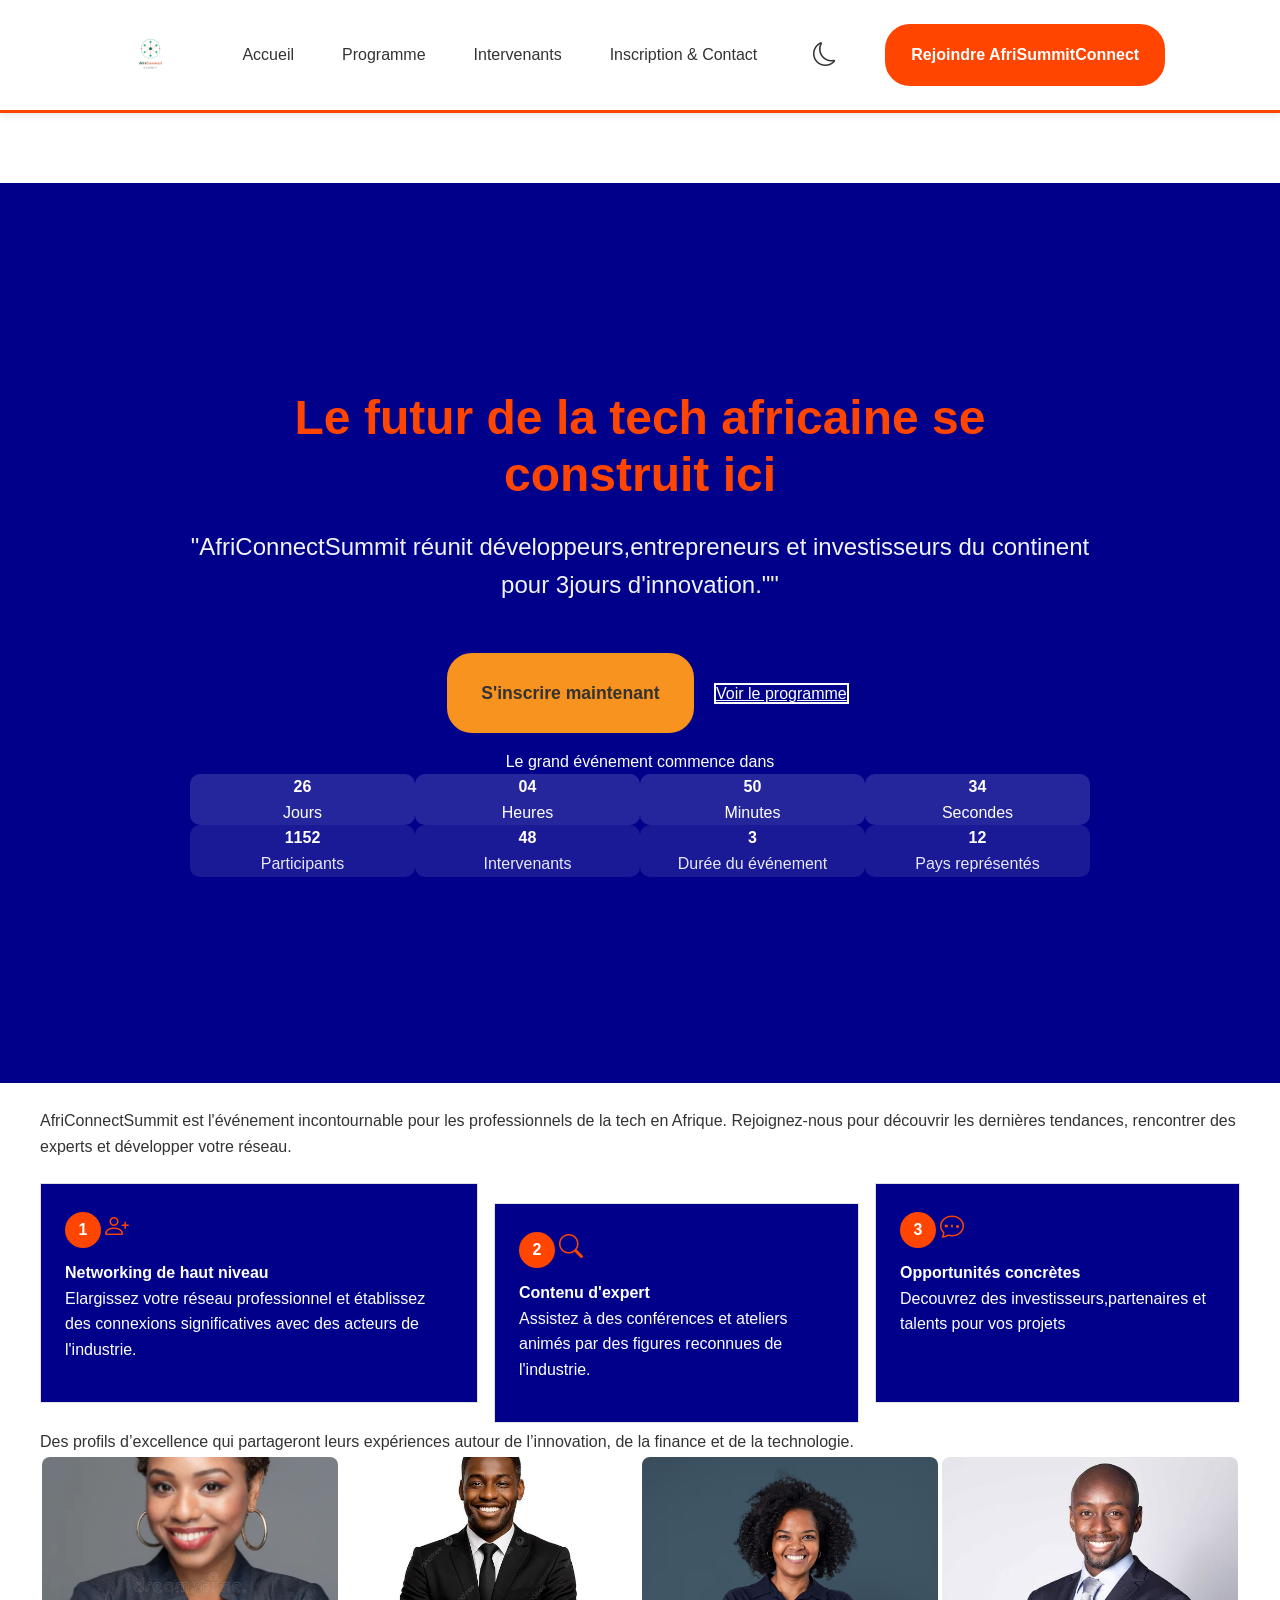
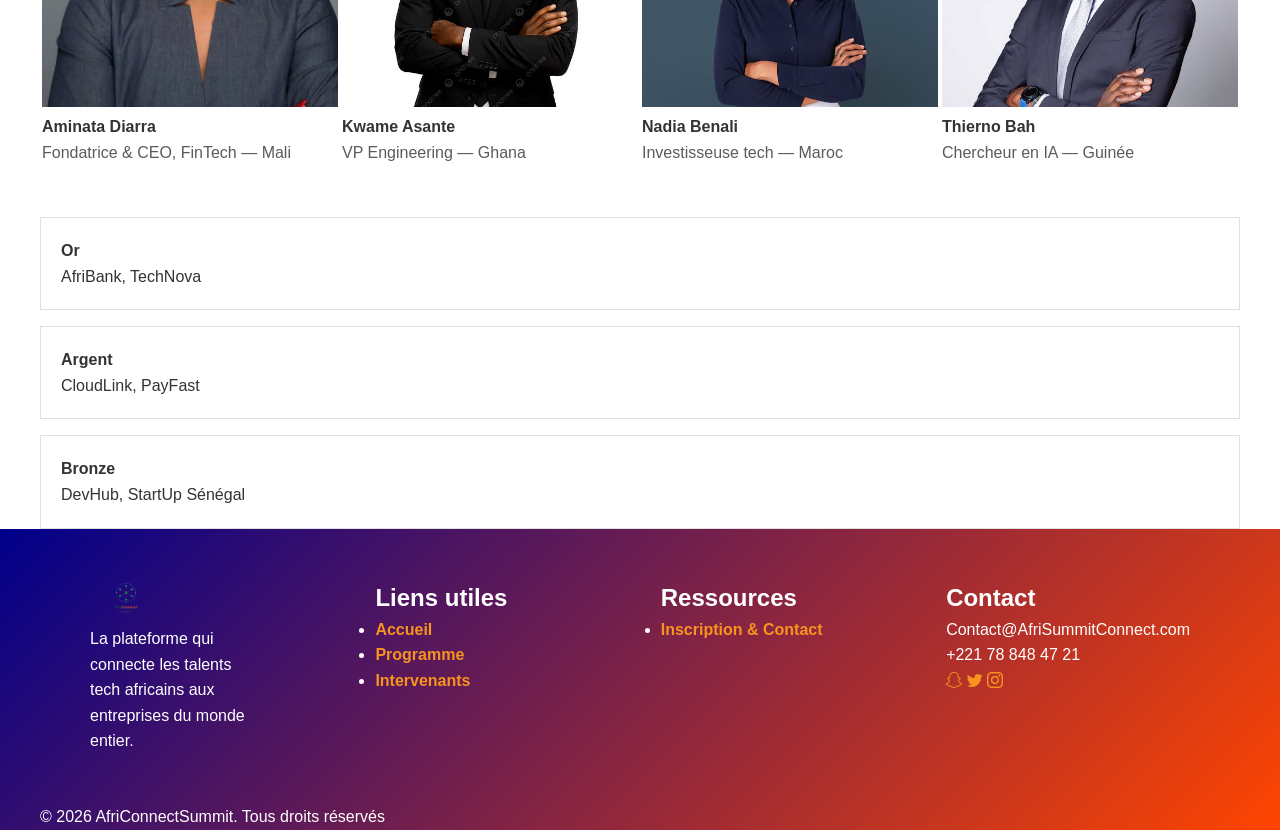
<file: index.html>
<!DOCTYPE html>
<html lang="fr">
<head>
    <meta charset="UTF-8">
    <meta name="viewport" content="width=device-width, initial-scale=1.0">
    <link rel="stylesheet" href="CSS/style.css">
    <link rel="stylesheet" href="https://cdn.jsdelivr.net/npm/bootstrap-icons@1.11.3/font/bootstrap-icons.css">
    <title>Accueil</title>
</head>
<body>
    <!--========== navbar ========= -->    
    <header>
        <nav class="navbar navbar-expand-lg fixed-top" id="navbar">
            <div class="container">
                <!-- Logo -->
                
                 <!-- Bouton mobile (Menu Hamburger)-->
                <button class="navbar-toggler" type="button" data-bs-toggle="collapse"
                    data-bs-target="#menuPrincipal"
                    aria-controls="menuPrincipal"
                    aria-expanded="false"
                    aria-label="Ouvrir le menu">
                    <span class="navbar-toggler-icon"></span>
                </button>

                <!--Liens de navigation-->
                <div class="collapse navbar-collapse" id="menuPrincipal">
                    <ul class="navbar-nav ms-auto">
                        <li class="nav-item"><a class="navbar-brand" href="index.html"><img src="Images/logo_africonnectsummit.png" alt="Logo AfriConnectSummit" height="40"></a></li>
                        <li class="nav-item"><a class="nav-link" href="index.html">Accueil</a></li>
                        <li class="nav-item"><a class="nav-link" href="programme.html">Programme</a></li>
                        <li class="nav-item"><a class="nav-link" href="intervenants.html">Intervenants</a></li>
                        <li class="nav-item"><a class="nav-link" href="contact.html">Inscription & Contact</a></li>
                    </ul>
                    <!--Bouton Dark Mode-->
                    <button id="darkModeToggle" class="btn btn-outline-secondary ms-3" 
                    type="button" aria-label="Activer le mode sombre"><i class="bi bi-moon" aria-hidden="true"></i>
                    </button>
                    <!-- CTA Navbar-->
                     <a href="programme.HTML" class="btn btn-primary ms-3"> Rejoindre AfriSummitConnect</a>
                </div>
            </div>
        </nav>
    </header>
                              <!-- ======== Contenu Principal ==========-->
    <main>
                          <!--Section1: Héro-->
        <section id="hero"> <div class="container">
            <h1>Le futur de la tech africaine se construit ici</h1>
            <h2>"AfriConnectSummit réunit développeurs,entrepreneurs et investisseurs du continent pour
                3jours d'innovation.""
            </h2>
                        <!--Deux boutons CTA-->
            <a href="contact.html" class="btn btn-primary"> S'inscrire maintenant
            </a>
            <a href="programme.html" class="btn-outline">Voir le programme</a>  
            
                    <!--Compte à rebours-->
            <div class="countdown-card" >
                <p class="countdown-title">Le grand événement commence dans</p>
                <div class="countdown-grid" id="countdown">
                    <div class="countdown-item">
                        <span class="countdown-value" data-unit="days">00</span>
                        <p>Jours</p>
                    </div>
                    <div class="countdown-item">
                        <span class="countdown-value" data-unit="hours">00</span>
                        <p>Heures</p>
                    </div>
                    <div class="countdown-item">
                        <span class="countdown-value" data-unit="minutes">00</span>
                        <p>Minutes</p>
                    </div>
                    <div class="countdown-item">
                        <span class="countdown-value" data-unit="seconds">00</span>
                        <p>Secondes</p>
                    </div>
                </div>
            </div>

                       <!--Compteurs animées-->
            <div id="stats">
                <div class="stat">
                    <span class="compteur" data-cible="+1200">0</span>
                    <p>Participants</p>
                </div>
                <div class="stat">
                    <span class="compteur" data-cible="48">0</span>
                    <p>Intervenants</p>
                </div>
                <div class="stat">
                    <span class="compteur" data-cible="3jours">0</span>
                    <p>Durée du événement</p>
                </div>
                <div class="stat">
                    <span class="compteur" data-cible="12">0</span>
                    <p>Pays représentés</p>
                </div>
            </div>
        </div>
    </section>

                           <!--Section: Pourquoi participer-->
    <section id="Pourquoiparticiper">
                            <div class="container">
                                <h2>Pourquoi participer à AfriConnectSummit ?</h2>
                                <p>AfriConnectSummit est l'événement incontournable pour les professionnels de la tech en Afrique. 
                                    Rejoignez-nous pour découvrir les dernières tendances, rencontrer des experts et développer votre réseau.</p>
                    <!--Bento Grid: grille asymétrique-->
                    <div class="bento-grid">
                        <article class="bento-carte">
                            <span class="etape-numéro">1</span>
                            <i class="bi bi-person-plus" aria-hidden="true"></i>
                            <h3>Networking de haut niveau</h3>
                            <p>Elargissez votre réseau professionnel et établissez des connexions significatives avec des acteurs de l'industrie.</p>
                        </article>

                        <article class="bento-carte">
                            <span class="etape-numéro">2</span>
                            <i class="bi bi-search" aria-hidden="true"></i>
                            <h3>Contenu d'expert</h3>
                            <p>Assistez à des conférences et ateliers animés par des figures reconnues de l'industrie.</p>
                        </article>

                        <article class="bento-carte">
                            <span class="etape-numéro">3</span>
                            <i class="bi bi-chat-dots" aria-hidden="true"></i>
                            <h3>Opportunités concrètes</h3>
                            <p>Decouvrez des investisseurs,partenaires et talents pour vos projets</p>
                        </article>
                    </div>
                </div>
            </section>


    <section class="container" id="intervenants-vedettes">
        <h2>Intervenants vedettes</h2>
        <p>Des profils d’excellence qui partageront leurs expériences autour de l’innovation, de la finance et de la technologie.</p>
        <div class="speaker-grid featured-speakers">
            <article class="speaker-card">
                <img src="Images/image1.jpg" alt="Aminata Diarra">
                <div class="speaker-body">
                    <h3>Aminata Diarra</h3>
                    <p>Fondatrice &amp; CEO, FinTech — Mali</p>
                </div>
            </article>
            <article class="speaker-card">
                <img src="Images/image2.jpg" alt="Kwame Asante">
                <div class="speaker-body">
                    <h3>Kwame Asante</h3>
                    <p>VP Engineering — Ghana</p>
                </div>
            </article>
            <article class="speaker-card">
                <img src="Images/image3.jpg" alt="Nadia Benali">
                <div class="speaker-body">
                    <h3>Nadia Benali</h3>
                    <p>Investisseuse tech — Maroc</p>
                </div>
            </article>
            <article class="speaker-card">
                <img src="Images/images4.jpg" alt="Thierno Bah">
                <div class="speaker-body">
                    <h3>Thierno Bah</h3>
                    <p>Chercheur en IA — Guinée</p>
                </div>
            </article>
        </div>
    </section>

    <section class="container" id="sponsors">
        <h2>Sponsors</h2>
        <div class="row">
            <div class="col-12 col-md-4">
                <h3>Or</h3>
                <p>AfriBank, TechNova</p>
            </div>
            <div class="col-12 col-md-4">
                <h3>Argent</h3>
                <p>CloudLink, PayFast</p>
            </div>
            <div class="col-12 col-md-4">
                <h3>Bronze</h3>
                <p>DevHub, StartUp Sénégal</p>
            </div>
        </div>
    </section>

    </main>
                  <!--=========Footer=========-->
            <footer class="footer">
                <div class="container">
                    <div class="row">

                        <!--Colonne1-->
                        <div class="col-12 col-md-3">
                            <img src="Images/logo_africonnectsummit.png" alt="Logo AfriConnectSummit" height="40">
                            <p>La plateforme qui connecte les talents tech africains aux entreprises du monde entier.</p>
                        </div>

                        <!--Colonne2-->
                        <div class="col-12 col-md-3">
                            <h2> Liens utiles</h2>
                            <ul>
                                <li><a href="index.html">Accueil</a></li>
                                <li><a href="programme.html"> Programme</a></li>
                                <li><a href="intervenants.html">Intervenants</a></li>
                            </ul>
                        </div>

                        <!--Colonne3-->
                        <div class="col-12 col-md-3">
                            <h2>Ressources</h2>
                            <ul>
                                <li><a href="contact.html">Inscription & Contact</a></li>
                            </ul>
                        </div>

                        <!--Colonne4-->
                        <div class="col-12 col-md-3">
                            <h2>Contact</h2>
                            <p>Contact@AfriSummitConnect.com</p>
                            <p>+221 78 848 47 21</p>

                            <!--Icones réseaux sociaux-->
                            <div class="social-links">
                                <a href="#" aria-label="SnapChat AfriConnectSummit"><i class="bi bi-snapchat" aria-hidden="true"></i></a>
                                <a href="#" aria-label="Twitter AfriConnectSummit"><i class="bi bi-twitter" aria-hidden="true"></i></a>
                                <a href="#" aria-label="Instagram AfriConnectSummit"><i class="bi bi-instagram" aria-hidden="true"></i></a>
                            </div>
                        </div>
                        

                    </div>

                             <!--Copyright dynamique-->
                <p class="copyright">&copy; <span id="annee"></span> AfriConnectSummit. Tous droits réservés</p>
                </div>
            </footer>
                <button id="retourHaut" class="btn btn-primary" type="button" aria-label="Retour en haut de la page">
                    <i class="bi bi-arrow-up" aria-hidden="true"></i>
                </button>

    <script src="JS/main.js"></script>
</body>
</html>
</file>
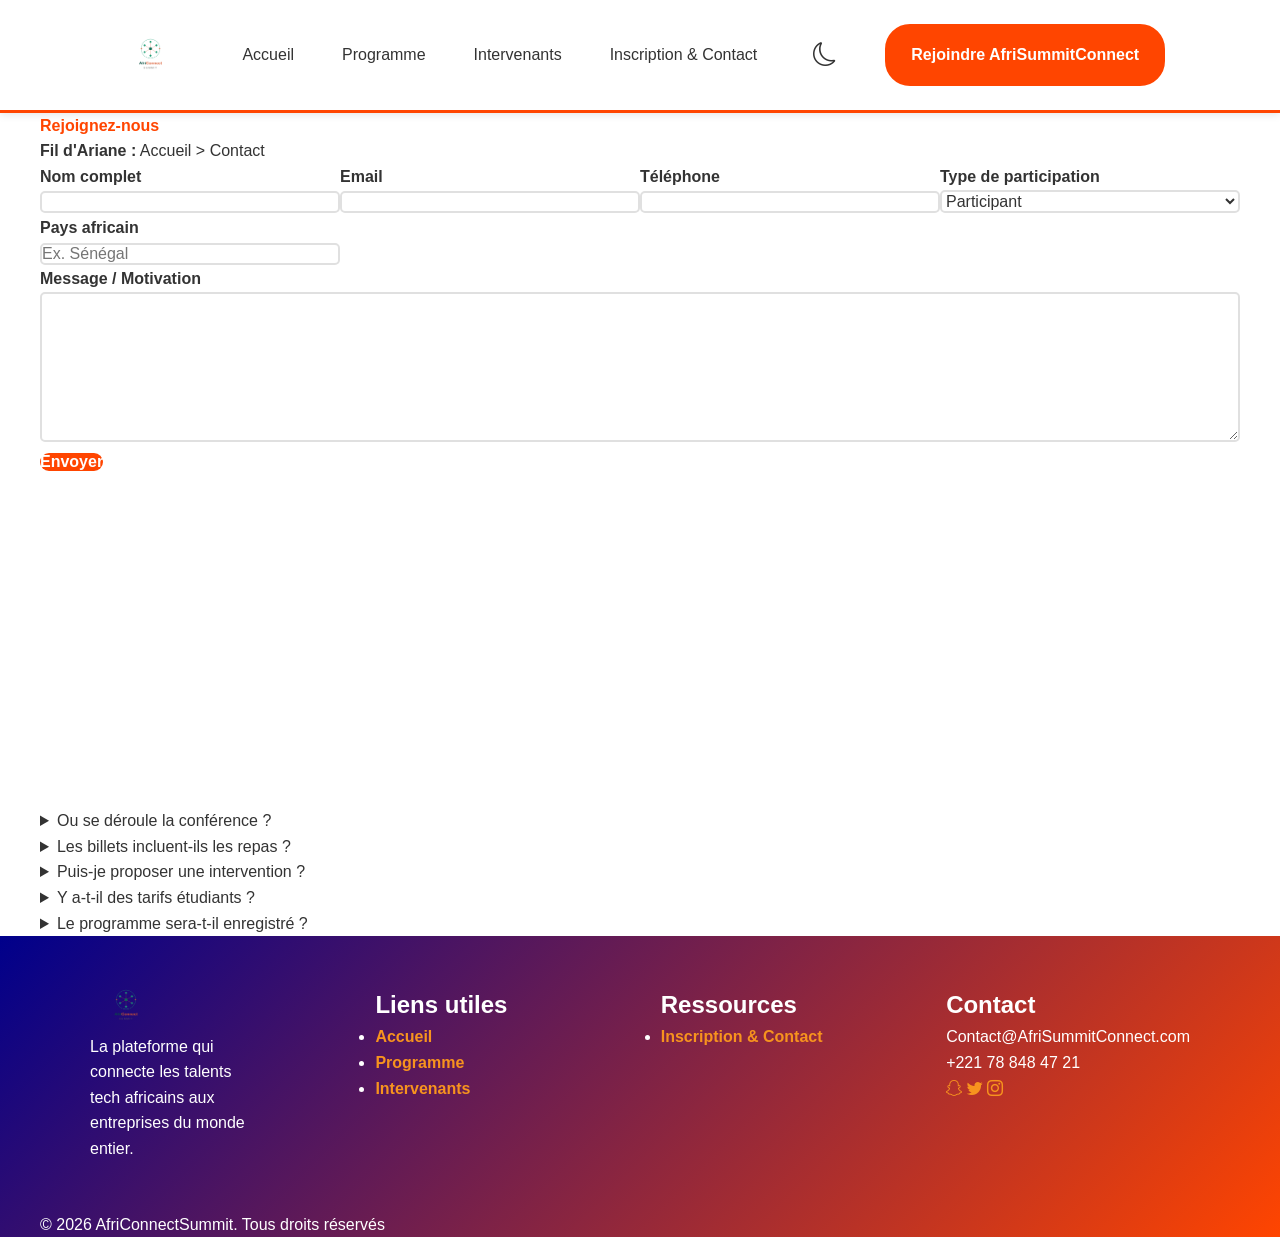
<file: contact.html>
<!DOCTYPE html>
<html lang="en">
<head>
    <meta charset="UTF-8">
    <meta name="viewport" content="width=device-width, initial-scale=1.0">
    <link rel="stylesheet" href="CSS/style.css">
    <link rel="stylesheet" href="https://cdn.jsdelivr.net/npm/bootstrap-icons@1.11.3/font/bootstrap-icons.css">
    <title>Inscription & Contact</title>
</head>
<body>
    <header>
       <nav class="navbar navbar-expand-lg fixed-top" id="navbar">
            <div class="container">
                <!-- Logo -->
                <!-- <a class="navbar-brand" href="index.html">
                    <img src="images/logo_africonnectsummit.png" alt="Logo AfriConnectSummit" height="40">
                </a> -->
                 <!-- Bouton mobile (Menu Hamburger)-->
                <button class="navbar-toggler" type="button" data-bs-toggle="collapse"
                    data-bs-target="#menuPrincipal"
                    aria-controls="menuPrincipal"
                    aria-expanded="false"
                    aria-label="Ouvrir le menu">
                    <span class="navbar-toggler-icon"></span>
                </button>

                <!--Liens de navigation-->
                <div class="collapse navbar-collapse" id="menuPrincipal">
                    <ul class="navbar-nav ms-auto">
                        <li class="nav-item"><a class="navbar-brand" href="index.html"><img src="Images/logo_africonnectsummit.png" alt="Logo AfriConnectSummit" height="40"></a></li>
                        <li class="nav-item"><a class="nav-link" href="index.html">Accueil</a></li>
                        <li class="nav-item"><a class="nav-link" href="programme.html">Programme</a></li>
                        <li class="nav-item"><a class="nav-link" href="intervenants.html">Intervenants</a></li>
                        <li class="nav-item"><a class="nav-link" href="contact.html">Inscription & Contact</a></li>
                    </ul>
                    <!--Bouton Dark Mode-->
                    <button id="darkModeToggle" class="btn btn-outline-secondary ms-3" 
                    type="button" aria-label="Activer le mode sombre"><i class="bi bi-moon" aria-hidden="true"></i>
                    </button>
                    <!-- CTA Navbar-->
                     <a href="programme.HTML" class="btn btn-primary ms-3"> Rejoindre AfriSummitConnect</a>
                </div>
            </div>
        </nav>
    </header>

    <main>
        <section class="container" id="contact">
            <h1>Rejoignez-nous</h1>
            <p><strong>Fil d'Ariane :</strong> Accueil &gt; Contact</p>

            <form>
                <div class="row">
                    <div class="col-12 col-md-6">
                        <label for="nom">Nom complet</label>
                        <input type="text" id="nom" name="nom" required>
                    </div>
                    <div class="col-12 col-md-6">
                        <label for="email">Email</label>
                        <input type="email" id="email" name="email" required>
                    </div>
                    <div class="col-12 col-md-6">
                        <label for="telephone">Téléphone</label>
                        <input type="tel" id="telephone" name="telephone">
                    </div>
                    <div class="col-12 col-md-6">
                        <label for="type">Type de participation</label>
                        <select id="type" name="type">
                            <option>Participant</option>
                            <option>Intervenant</option>
                            <option>Sponsor</option>
                            <option>Presse</option>
                        </select>
                    </div>
                    <div class="col-12 col-md-6">
                        <label for="pays">Pays africain</label>
                        <input type="text" id="pays" name="pays" placeholder="Ex. Sénégal">
                    </div>
                    <div class="col-12">
                        <label for="message">Message / Motivation</label>
                        <textarea id="message" name="message" rows="5"></textarea>
                    </div>
                </div>
                <button type="submit" class="btn btn-primary">Envoyer</button>
            </form>



             <!-- Carte Google Maps intégrée (iframe) -->
                        <iframe
                            title="Localisation d'AfriTalent à Dakar"
                            src="https://www.google.com/maps?q=Dakar,Senegal&output=embed"
                            width="500" height="300" style="border:0;"
                            allowfullscreen="" loading="lazy">
                        </iframe>

            <h2>FAQ</h2>
            <details>
                <summary>Ou se déroule la conférence ?</summary>
                <p>A Dakar, Sénégal, dans un lieu qui sera confirmé prochainement.</p>
            </details>
            <details>
                <summary>Les billets incluent-ils les repas ?</summary>
                <p>Oui, le pass standard inclut les pauses café et le déjeuner.</p>
            </details>
            <details>
                <summary>Puis-je proposer une intervention ?</summary>
                <p>Oui, via le formulaire en sélectionnant « Intervenant ».</p>
            </details>
            <details>
                <summary>Y a-t-il des tarifs étudiants ?</summary>
                <p>Oui, sur présentation d'une carte étudiante valide.</p>
            </details>
            <details>
                <summary>Le programme sera-t-il enregistré ?</summary>
                <p>Les sessions principales seront disponibles en replay après l'événement.</p>
            </details>
            
        </section>
    </main>

                
                  <!--=========Footer=========-->
             <footer class="footer">
                <div class="container">
                    <div class="row">

                        <!--Colonne1-->
                        <div class="col-12 col-md-3">
                            <img src="Images/logo_africonnectsummit.png" alt="Logo AfriConnectSummit" height="40">
                            <p>La plateforme qui connecte les talents tech africains aux entreprises du monde entier.</p>
                        </div>

                        <!--Colonne2-->
                        <div class="col-12 col-md-3">
                            <h2> Liens utiles</h2>
                            <ul>
                                <li><a href="index.html">Accueil</a></li>
                                <li><a href="programme.html"> Programme</a></li>
                                <li><a href="intervenants.html">Intervenants</a></li>
                            </ul>
                        </div>

                        <!--Colonne3-->
                        <div class="col-12 col-md-3">
                            <h2>Ressources</h2>
                            <ul>
                                <li><a href="contact.html">Inscription & Contact</a></li>
                            </ul>
                        </div>

                        <!--Colonne4-->
                        <div class="col-12 col-md-3">
                            <h2>Contact</h2>
                            <p>Contact@AfriSummitConnect.com</p>
                            <p>+221 78 848 47 21</p>

                            <!--Icones réseaux sociaux-->
                            <div class="social-links">
                                <a href="#" aria-label="SnapChat AfriConnectSummit"><i class="bi bi-snapchat" aria-hidden="true"></i></a>
                                <a href="#" aria-label="Twitter AfriConnectSummit"><i class="bi bi-twitter" aria-hidden="true"></i></a>
                                <a href="#" aria-label="Instagram AfriConnectSummit"><i class="bi bi-instagram" aria-hidden="true"></i></a>
                            </div>
                        </div>
                        

                    </div>

                             <!--Copyright dynamique-->
                <p class="copyright">&copy; <span id="annee"></span> AfriConnectSummit. Tous droits réservés</p>
                </div>
            </footer>
                <button id="retourHaut" class="btn btn-primary" type="button" aria-label="Retour en haut de la page">
                    <i class="bi bi-arrow-up" aria-hidden="true"></i>
                </button>

    <script src="JS/main.js"></script>
</body>
</html>
</file>
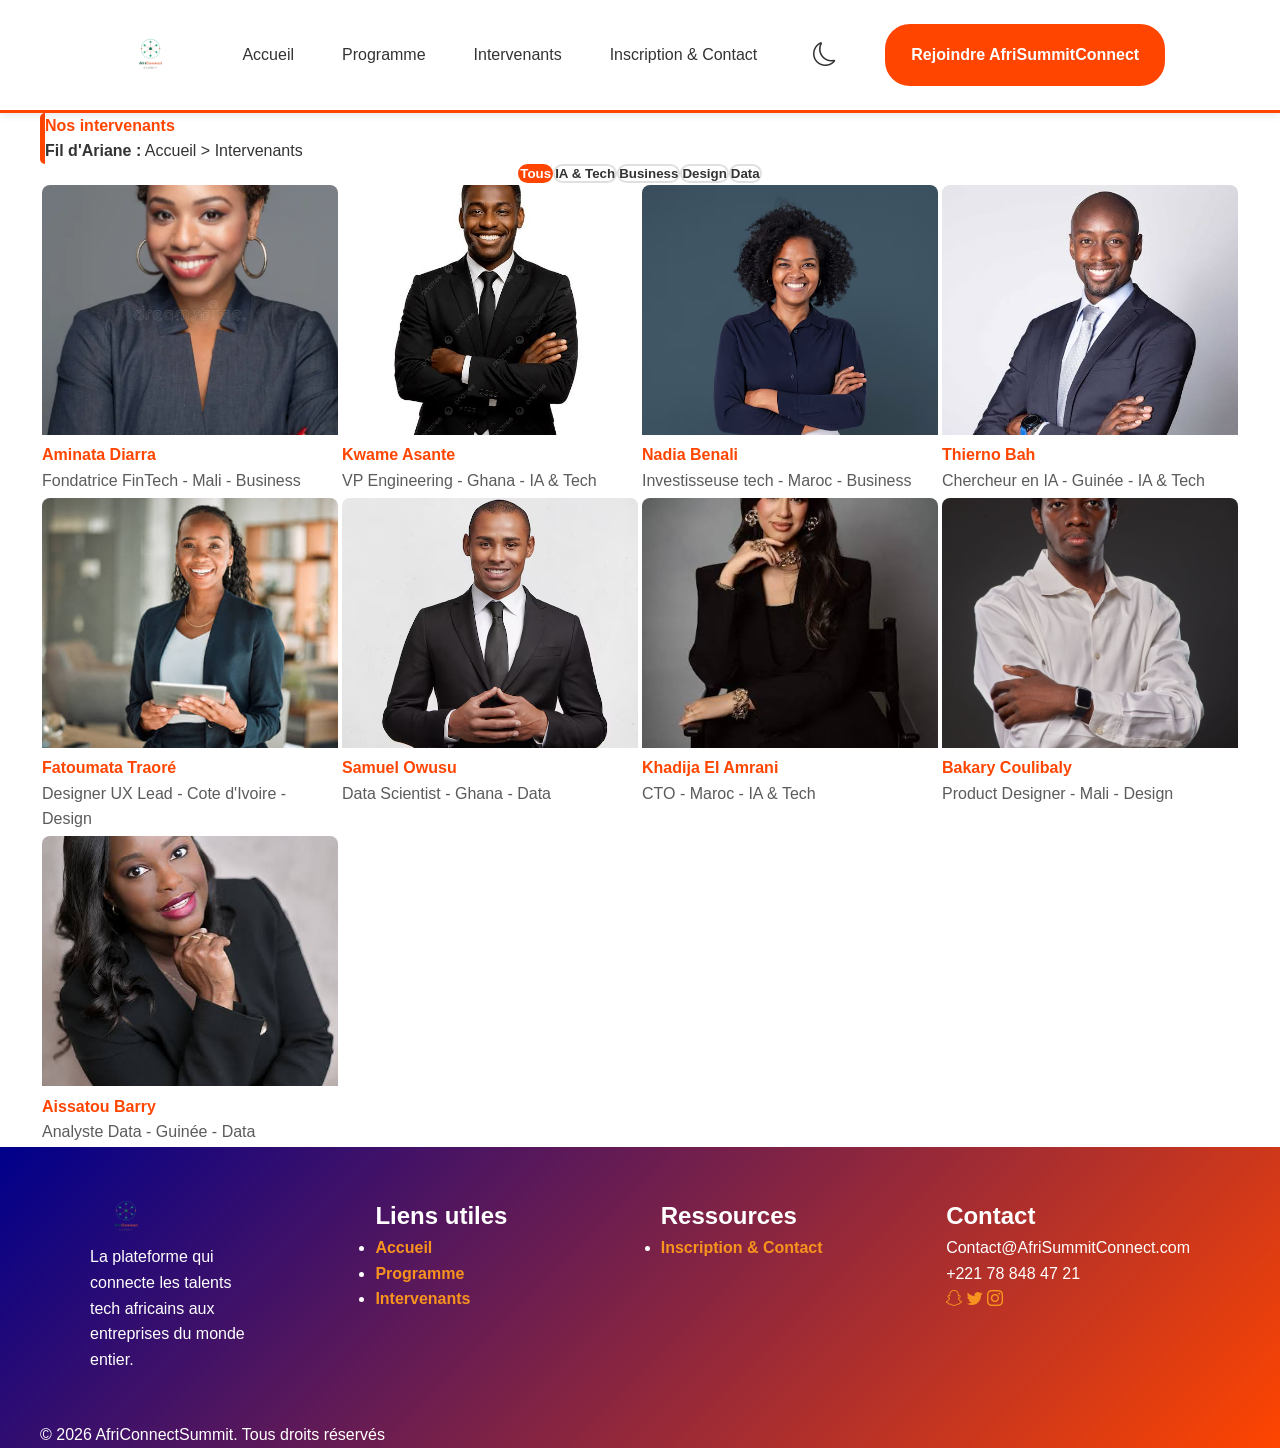
<file: intervenants.html>
<!DOCTYPE html>
<html lang="fr">
<head>
    <meta charset="UTF-8">
    <meta name="viewport" content="width=device-width, initial-scale=1.0">
    <link rel="stylesheet" href="CSS/style.css">
    <link rel="stylesheet" href="https://cdn.jsdelivr.net/npm/bootstrap-icons@1.11.3/font/bootstrap-icons.css">
    <title>Intervenants</title>
</head>
<body>

    <header>
        <nav class="navbar navbar-expand-lg fixed-top" id="navbar">
            <div class="container">
                <!-- Logo -->
                <!-- <a class="navbar-brand" href="index.html">
                    <img src="images/logo_africonnectsummit.png" alt="Logo AfriConnectSummit" height="40">
                </a> -->
                 <!-- Bouton mobile (Menu Hamburger)-->
                <button class="navbar-toggler" type="button" data-bs-toggle="collapse"
                    data-bs-target="#menuPrincipal"
                    aria-controls="menuPrincipal"
                    aria-expanded="false"
                    aria-label="Ouvrir le menu">
                    <span class="navbar-toggler-icon"></span>
                </button>

                <!--Liens de navigation-->
                <div class="collapse navbar-collapse" id="menuPrincipal">
                    <ul class="navbar-nav ms-auto">
                        <li class="nav-item"><a class="navbar-brand" href="index.html"><img src="Images/logo_africonnectsummit.png" alt="Logo AfriConnectSummit" height="40"></a></li>
                        <li class="nav-item"><a class="nav-link" href="index.html">Accueil</a></li>
                        <li class="nav-item"><a class="nav-link" href="programme.html">Programme</a></li>
                        <li class="nav-item"><a class="nav-link" href="intervenants.html">Intervenants</a></li>
                        <li class="nav-item"><a class="nav-link" href="contact.html">Inscription & Contact</a></li>
                    </ul>
                    <!--Bouton Dark Mode-->
                    <button id="darkModeToggle" class="btn btn-outline-secondary ms-3" 
                    type="button" aria-label="Activer le mode sombre"><i class="bi bi-moon" aria-hidden="true"></i>
                    </button>
                    <!-- CTA Navbar-->
                     <a href="programme.HTML" class="btn btn-primary ms-3"> Rejoindre AfriSummitConnect</a>
                </div>
            </div>
        </nav>
    </header>

    <main>
        <section class="container" id="intervenants">
            <div class="page-hero">
                <h1>Nos intervenants</h1>
                <p><strong>Fil d'Ariane :</strong> Accueil &gt; Intervenants</p>
            </div>

            <div class="page-shell">
                <div class="filter-list"  aria-label="Filtrer les intervenants">
                    <button class="filter-pill active" type="button" data-filter="all">Tous</button>
                    <button class="filter-pill" type="button" data-filter="ia-tech">IA &amp; Tech</button>
                    <button class="filter-pill" type="button" data-filter="business">Business</button>
                    <button class="filter-pill" type="button" data-filter="design">Design</button>
                    <button class="filter-pill" type="button" data-filter="data">Data</button>
                </div>

                <div class="speaker-grid">
                    <article class="speaker-card" data-category="business">
                        <img src="Images/image1.jpg" alt="Aminata Diarra">
                        <div class="speaker-body">
                            <h2>Aminata Diarra</h2>
                            <p>Fondatrice FinTech - Mali - Business</p>
                        </div>
                    </article>
                    <article class="speaker-card" data-category="ia-tech">
                        <img src="Images/image2.jpg" alt="Kwame Asante">
                        <div class="speaker-body">
                            <h2>Kwame Asante</h2>
                            <p>VP Engineering - Ghana - IA &amp; Tech</p>
                        </div>
                    </article>
                    <article class="speaker-card" data-category="business">
                        <img src="Images/image3.jpg" alt="Nadia Benali">
                        <div class="speaker-body">
                            <h2>Nadia Benali</h2>
                            <p>Investisseuse tech - Maroc - Business</p>
                        </div>
                    </article>
                    <article class="speaker-card" data-category="ia-tech">
                        <img src="Images/images4.jpg" alt="Thierno Bah">
                        <div class="speaker-body">
                            <h2>Thierno Bah</h2>
                            <p>Chercheur en IA - Guinée - IA &amp; Tech</p>
                        </div>
                    </article>
                    <article class="speaker-card" data-category="design">
                        <img src="Images/images5.jpg" alt="Fatoumata Traoré">
                        <div class="speaker-body">
                            <h2>Fatoumata Traoré</h2>
                            <p>Designer UX Lead - Cote d'Ivoire - Design</p>
                        </div>
                    </article>
                    <article class="speaker-card" data-category="data">
                        <img src="Images/images6.jpg" alt="Samuel Owusu">
                        <div class="speaker-body">
                            <h2>Samuel Owusu</h2>
                            <p>Data Scientist - Ghana - Data</p>
                        </div>
                    </article>
                    <article class="speaker-card" data-category="ia-tech">
                        <img src="Images/images7.jpg" alt="Khadija El Amrani">
                        <div class="speaker-body">
                            <h2>Khadija El Amrani</h2>
                            <p>CTO - Maroc - IA &amp; Tech</p>
                        </div>
                    </article>
                    <article class="speaker-card" data-category="design">
                        <img src="Images/images8.jpg" alt="Bakary Coulibaly">
                        <div class="speaker-body">
                            <h2>Bakary Coulibaly</h2>
                            <p>Product Designer - Mali - Design</p>
                        </div>
                    </article>
                    <article class="speaker-card" data-category="data">
                        <img src="Images/images9.jpg" alt="Aissatou Barry">
                        <div class="speaker-body">
                            <h2>Aissatou Barry</h2>
                            <p>Analyste Data - Guinée - Data</p>
                        </div>
                    </article>
                </div>
            </div>
        </section>
    </main>
                  <!--=========Footer=========-->
             <footer class="footer">
                <div class="container">
                    <div class="row">

                        <!--Colonne1-->
                        <div class="col-12 col-md-3">
                            <img src="Images/logo_africonnectsummit.png" alt="Logo AfriConnectSummit" height="40">
                            <p>La plateforme qui connecte les talents tech africains aux entreprises du monde entier.</p>
                        </div>

                        <!--Colonne2-->
                        <div class="col-12 col-md-3">
                            <h2> Liens utiles</h2>
                            <ul>
                                <li><a href="index.html">Accueil</a></li>
                                <li><a href="programme.html"> Programme</a></li>
                                <li><a href="intervenants.html">Intervenants</a></li>
                            </ul>
                        </div>

                        <!--Colonne3-->
                        <div class="col-12 col-md-3">
                            <h2>Ressources</h2>
                            <ul>
                                <li><a href="contact.html">Inscription & Contact</a></li>
                            </ul>
                        </div>

                        <!--Colonne4-->
                        <div class="col-12 col-md-3">
                            <h2>Contact</h2>
                            <p>Contact@AfriSummitConnect.com</p>
                            <p>+221 78 848 47 21</p>

                            <!--Icones réseaux sociaux-->
                            <div class="social-links">
                                <a href="#" aria-label="SnapChat AfriConnectSummit"><i class="bi bi-snapchat" aria-hidden="true"></i></a>
                                <a href="#" aria-label="Twitter AfriConnectSummit"><i class="bi bi-twitter" aria-hidden="true"></i></a>
                                <a href="#" aria-label="Instagram AfriConnectSummit"><i class="bi bi-instagram" aria-hidden="true"></i></a>
                            </div>
                        </div>
                        

                    </div>

                             <!--Copyright dynamique-->
                <p class="copyright">&copy; <span id="annee"></span> AfriConnectSummit. Tous droits réservés</p>
                </div>
            </footer>
                <button id="retourHaut" class="btn btn-primary" type="button" aria-label="Retour en haut de la page">
                    <i class="bi bi-arrow-up" aria-hidden="true"></i>
                </button>

    <script src="JS/main.js"></script>
</body>
</html>
</file>
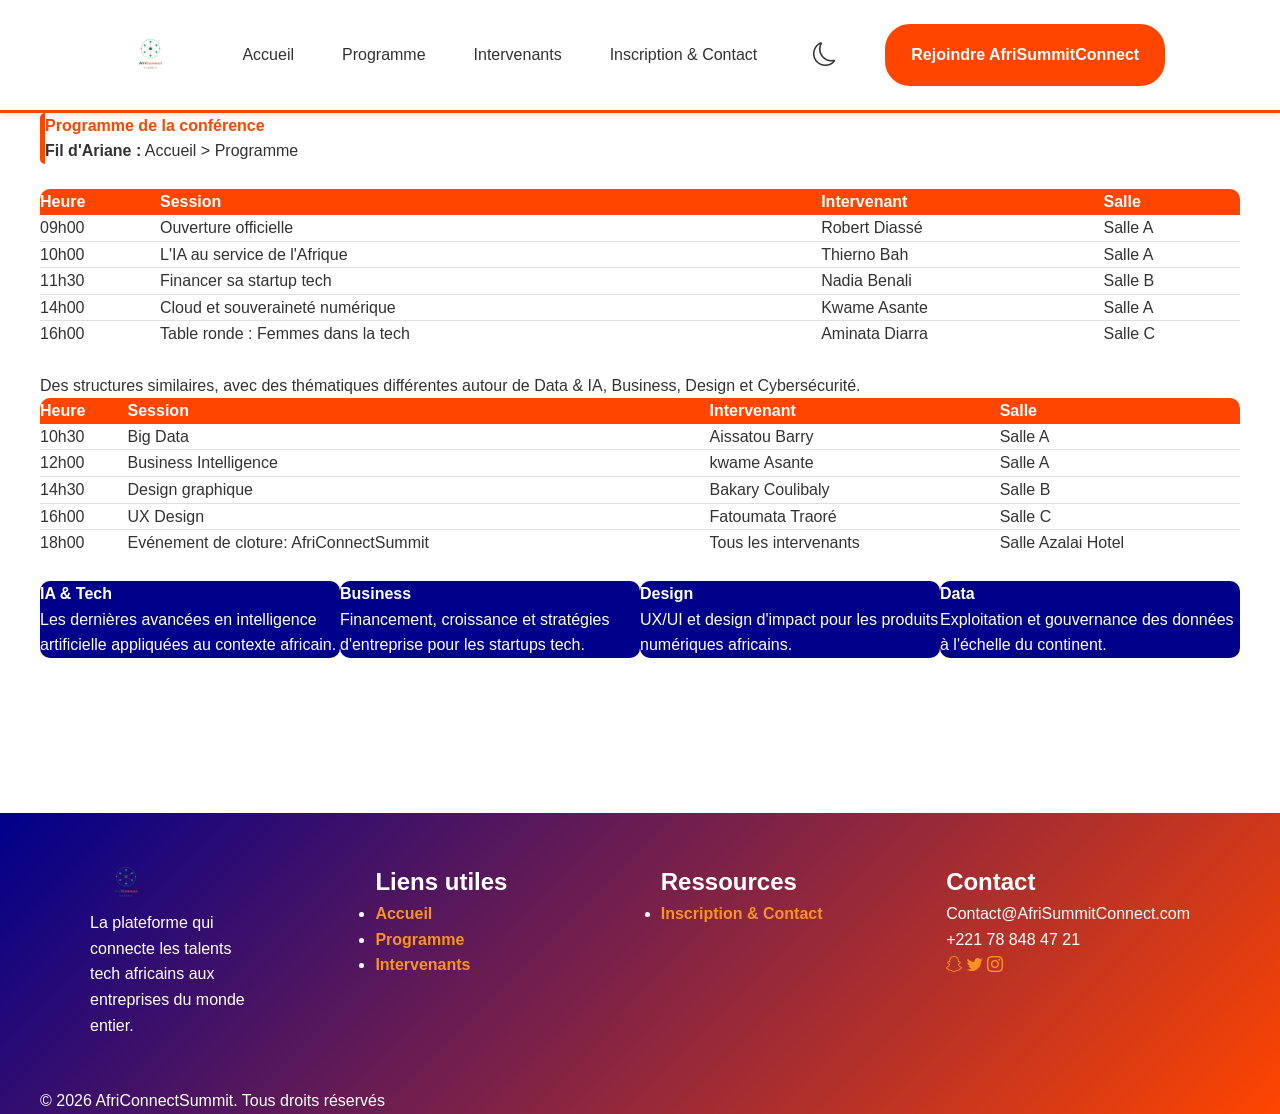
<file: programme.html>
<!DOCTYPE html>
<html lang="fr">
<head>
    <meta charset="UTF-8">
    <meta name="viewport" content="width=device-width, initial-scale=1.0">
    <link rel="stylesheet" href="CSS/style.css">
    <link rel="stylesheet" href="https://cdn.jsdelivr.net/npm/bootstrap-icons@1.11.3/font/bootstrap-icons.css">
    <title>Programme</title>
</head>
<body>
    <header>
        <nav class="navbar navbar-expand-lg fixed-top" id="navbar">
            <div class="container">
                <!-- Logo -->
                <!-- <a class="navbar-brand" href="index.html">
                    <img src="images/logo_africonnectsummit.png" alt="Logo AfriConnectSummit" height="40">
                </a> -->
                 <!-- Bouton mobile (Menu Hamburger)-->
                <button class="navbar-toggler" type="button" data-bs-toggle="collapse"
                    data-bs-target="#menuPrincipal"
                    aria-controls="menuPrincipal"
                    aria-expanded="false"
                    aria-label="Ouvrir le menu">
                    <span class="navbar-toggler-icon"></span>
                </button>

                <!--Liens de navigation-->
                <div class="collapse navbar-collapse" id="menuPrincipal">
                    <ul class="navbar-nav ms-auto">
                        <li class="nav-item"><a class="navbar-brand" href="index.html"><img src="Images/logo_africonnectsummit.png" alt="Logo AfriConnectSummit" height="40"></a></li>
                        <li class="nav-item"><a class="nav-link" href="index.html">Accueil</a></li>
                        <li class="nav-item"><a class="nav-link" href="programme.html">Programme</a></li>
                        <li class="nav-item"><a class="nav-link" href="intervenants.html">Intervenants</a></li>
                        <li class="nav-item"><a class="nav-link" href="contact.html">Inscription & Contact</a></li>
                    </ul>
                    <!--Bouton Dark Mode-->
                    <button id="darkModeToggle" class="btn btn-outline-secondary ms-3" 
                    type="button" aria-label="Activer le mode sombre"><i class="bi bi-moon" aria-hidden="true"></i>
                    </button>
                    <!-- CTA Navbar-->
                     <a href="programme.HTML" class="btn btn-primary ms-3"> Rejoindre AfriSummitConnect</a>
                </div>
            </div>
        </nav>
    </header>

    <main>
        <section class="container" id="programme-conference">
            <div class="page-hero">
                <h1>Programme de la conférence</h1>
                <p><strong>Fil d'Ariane :</strong> Accueil &gt; Programme</p>
            </div>
                <h2>Jour 1 — Exemple de sessions</h2>
                <div class="table-card">
                    <table>
                        <thead>
                            <tr>
                                <th>Heure</th>
                                <th>Session</th>
                                <th>Intervenant</th>
                                <th>Salle</th>
                            </tr>
                        </thead>
                        <tbody>
                            <tr><td>09h00</td><td>Ouverture officielle</td><td>Robert Diassé</td><td>Salle A</td></tr>
                            <tr><td>10h00</td><td>L'IA au service de l'Afrique</td><td>Thierno Bah</td><td>Salle A</td></tr>
                            <tr><td>11h30</td><td>Financer sa startup tech</td><td>Nadia Benali</td><td>Salle B</td></tr>
                            <tr><td>14h00</td><td>Cloud et souveraineté numérique</td><td>Kwame Asante</td><td>Salle A</td></tr>
                            <tr><td>16h00</td><td>Table ronde : Femmes dans la tech</td><td>Aminata Diarra</td><td>Salle C</td></tr>
                        </tbody>
                    </table>
                </div>

                <h2>Jour 2 et 3</h2>
                <p>Des structures similaires, avec des thématiques différentes autour de Data &amp; IA, Business, Design et Cybersécurité.</p>
<div class="table-card">
                    <table>
                        <thead>
                            <tr>
                                <th>Heure</th>
                                <th>Session</th>
                                <th>Intervenant</th>
                                <th>Salle</th>
                            </tr>
                        </thead>
                        <tbody>
                            <tr><td>10h30</td><td>Big Data</td><td>Aissatou Barry</td><td>Salle A</td></tr>
                            <tr><td>12h00</td><td>Business Intelligence</td><td>kwame Asante</td><td>Salle A</td></tr>
                            <tr><td>14h30</td><td>Design graphique</td><td>Bakary Coulibaly</td><td>Salle B</td></tr>
                            <tr><td>16h00</td><td>UX Design</td><td>Fatoumata Traoré</td><td>Salle C</td></tr>
                            <tr><td>18h00</td><td>Evénement de cloture: AfriConnectSummit</td><td>Tous les intervenants</td><td>Salle Azalai Hotel</td></tr>
                        </tbody>
                    </table>
                </div>




                <h2>Thématiques</h2>
                <div class="theme-grid">
                    <article class="theme-card">
                        <h3>IA &amp; Tech</h3>
                        <p>Les dernières avancées en intelligence artificielle appliquées au contexte africain.</p>
                    </article>
                    <article class="theme-card">
                        <h3>Business</h3>
                        <p>Financement, croissance et stratégies d'entreprise pour les startups tech.</p>
                    </article>
                    <article class="theme-card">
                        <h3>Design</h3>
                        <p>UX/UI et design d'impact pour les produits numériques africains.</p>
                    </article>
                    <article class="theme-card">
                        <h3>Data</h3>
                        <p>Exploitation et gouvernance des données à l'échelle du continent.</p>
                    </article>
                </div>
            </div>
        </section>
    </main>
                  <!--=========Footer=========-->
             <footer class="footer">
                <div class="container">
                    <div class="row">

                        <!--Colonne1-->
                        <div class="col-12 col-md-3">
                            <img src="Images/logo_africonnectsummit.png" alt="Logo AfriConnectSummit" height="40">
                            <p>La plateforme qui connecte les talents tech africains aux entreprises du monde entier.</p>
                        </div>

                        <!--Colonne2-->
                        <div class="col-12 col-md-3">
                            <h2> Liens utiles</h2>
                            <ul>
                                <li><a href="index.html">Accueil</a></li>
                                <li><a href="programme.html"> Programme</a></li>
                                <li><a href="intervenants.html">Intervenants</a></li>
                            </ul>
                        </div>

                        <!--Colonne3-->
                        <div class="col-12 col-md-3">
                            <h2>Ressources</h2>
                            <ul>
                                <li><a href="contact.html">Inscription & Contact</a></li>
                            </ul>
                        </div>

                        <!--Colonne4-->
                        <div class="col-12 col-md-3">
                            <h2>Contact</h2>
                            <p>Contact@AfriSummitConnect.com</p>
                            <p>+221 78 848 47 21</p>

                            <!--Icones réseaux sociaux-->
                            <div class="social-links">
                                <a href="#" aria-label="SnapChat AfriConnectSummit"><i class="bi bi-snapchat" aria-hidden="true"></i></a>
                                <a href="#" aria-label="Twitter AfriConnectSummit"><i class="bi bi-twitter" aria-hidden="true"></i></a>
                                <a href="#" aria-label="Instagram AfriConnectSummit"><i class="bi bi-instagram" aria-hidden="true"></i></a>
                            </div>
                        </div>
                        

                    </div>

                             <!--Copyright dynamique-->
                <p class="copyright">&copy; <span id="annee"></span> AfriConnectSummit. Tous droits réservés</p>
                </div>
            </footer>
                <button id="retourHaut" class="btn btn-primary" type="button" aria-label="Retour en haut de la page">
                    <i class="bi bi-arrow-up" aria-hidden="true"></i>
                </button>

    <script src="JS/main.js"></script>
</body>
</html>
</file>
<file: CSS/style.css>
:root {
                        /*------Variables Css: Les couleurs--------*/
  --couleur-principale:#FF6B35;
  --couleur-secondaire:#004E89;
  --couleur-accent:#F7931E;
  --couleur-fond:#1a1a1a;
  --couleur-clair:#ffffff;
  --couleur-texte:#333;
  --couleur-bordure:#e0e0e0;
  --couleur-succes:#28a745;
  --trans:all 0.3s ease;     /*Transition fluide pour les animations*/

  
                       /* ------Espacements de base----------*/
  --xs:0.5rem;
  --sm:1rem;
  --md:1.5rem;
  --lg:2rem;
  --xl:3rem;
  --xxl:4rem;
  
                         /*-------Google Fonts (Police)---------*/
  --police:'Segoe UI', Tahoma, Geneva, Verdana, sans-serif;
} 

                         /* ------Mode sombre----------*/
body.dark-mode {
  --couleur-clair: #2a2a2a;
  --couleur-texte: #e0e0e0;
  --couleur-bordure: #444;
}

                          /* ------Reset de base---------*/
                  /* Tailles pour les éléments HTML*/
* {
  margin: 0;
  padding: 0;
  box-sizing: border-box;
}
                     /*Active le défilement fluide lors du clic sur l'ancre*/
html {
  scroll-behavior: smooth;
}
                /*Styles appliqués à toute les pages*/
body {
  font-family: var(--police);
  background-color: var(--couleur-clair);
  color: var(--couleur-texte);
  line-height: 1.6;
  transition: var(--trans);
}

                            /* -----Header et Navbar------*/
  /*Conteneur de l'en-tete fixé en haut*/
header {
  background-color: var(--couleur-clair);
  box-shadow: 0 2px 8px rgba(0, 0, 0, 0.1);   /*Ombre portée légèrement*/
  position: sticky;
  top: 0;
  z-index: 100;     /*Fait en sorte que le header reste en haut qu'en on défile*/
} 
                         
   /*Permet d'aligner le menu et le logo*/
.navbar {
  display: flex;
  justify-content: space-between;   /*Espace le menu et le logo*/
  align-items: center;
  padding: var(--md) var(--lg);
  border-bottom: 3px solid var(--couleur-principale);   /*Ligne orange en bas*/
  flex-wrap: wrap;   /*Permet de retourné sur plsrs lignes*/
}
  /*Branding: Logo et nom du site*/
.navbar-brand {
  font-weight: 700;
  font-size: 1.3rem;
  color: var(--couleur-principale);
  text-decoration: none;
  display: flex;
  align-items: center;
  transition: var(--trans);
}

.navbar-brand img {
  height: 40px;
  margin-right: var(--sm);
}
  /*Conteneur rétractable du menu*/
.navbar-collapse {
  display: flex;
  align-items: center;
  gap: var(--md);
  flex: 1;
  justify-content: flex-end;     /*Aligne le contenu à droite*/
}
    /*Liste des liens de navigation*/
.navbar-nav {
  display: flex;
  list-style: none; /*Supprime les puces par defaut*/
  gap: var(--lg);   /*Espacement entre chaque liens*/
  align-items:center;
}
   /*Style individuel pour chaque liens du menu */
.nav-link {
  color: var(--couleur-texte);
  text-decoration: none;
  font-weight: 500;
  position: relative;   /*Nécéssaire pour les pseudo-éléments ::after et ::before;*/
  padding: var(--sm) var(--xs);
  transition: var(--trans);
  border-radius: 5px;
}
  /*Animation1: Ligne de animé sur le lien au survol*/
.nav-link::after {
  content: '';   /* Ajoute de la valeur à 'content' pour afficher le pseudo-élément */
  position: absolute;
  bottom: -5px;
  left: 0;
  width: 0;
  height: 3px;
  background-color: var(--couleur-principale);
  transition: width 0.3s ease;
}
   /*Animation2: Arrière plan subtil au survol*/
.nav-link::before {
  content: '';
  position: absolute;
  top: 0;
  left: 0;
  right: 0;
  bottom: 0;
  background-color: rgba(255, 107, 53, 0.08);
  border-radius: 5px;
  opacity: 0; /*transparence de l'élément*/
  transition: opacity 0.3s ease;
  z-index: -1;
}
/*Effet au survol des liens (hover)*/
.nav-link:hover {
  color: var(--couleur-principale);
  transform: translateY(-2px); /*Léger soulèvement au survol*/
}

.nav-link:hover::after {
  width: 100%;    /*Déploi la ligne sous le lien*/
}

.nav-link:hover::before {
  opacity: 1; /*Fait apparaitre le fond légérement teinté */
}
     /*page active*/
.nav-link.active {
  color: var(--couleur-principale);
} 
  
                    /* -------Boutons -----*/
.btn {
  padding: var(--sm) var(--md);
  border: 2px solid transparent;
  border-radius: 25px;    /*Bords arrondis*/
  font-weight: 600;
  cursor: pointer;
  transition: var(--trans);
  text-decoration: none;
  display: inline-block;
}
            /*Bouton principal*/
.btn-primary {
  background-color: var(--couleur-principale);
  color: var(--couleur-clair);
  border-color: var(--couleur-principale);
}

.btn-primary:hover {
  background-color: var(--couleur-secondaire);
  border-color: var(--couleur-secondaire);
  transform: translateY(-2px);
}
        /*Bouton contour blanc pour fond sombre*/
.btn-outline {
    background-color: transparent;
   border: 2px solid var(--couleur-clair);
   color: var(--couleur-clair);
}

.btn-outline:hover {
  background-color: var(--couleur-clair);
  color: var(--couleur-principale);
}
          /*Bouton contour neutre pour fond clair*/
.btn-outline-secondary {
  background-color: transparent;
  color: var(--couleur-texte);
  border-color: var(--couleur-bordure);
}

.btn-outline-secondary:hover {
  background-color: var(--couleur-principale);
  color: var(--couleur-clair);
  border-color: var(--couleur-principale);
}

               
    /*Bouton pour activer et désactiver le mode sombre*/
#darkModeToggle {
  background: none;
  border: none;
  font-size: 1.5rem;
  cursor: pointer;
  color: var(--couleur-texte);
  transition: var(--trans);
}

#darkModeToggle:hover {
  color: var(--couleur-principale);
}
         /*Bouton Hamburger pour le menu mobile : masqué par défaut*/
.navbar-toggler {
  display: none;
  background: none;
  border: none;
  font-size: 1.5rem;
  cursor: pointer;
  color: var(--couleur-texte);
}

                               /* ----Section Héro -----*/
    /*Conteneur de la section Héro*/
#hero {
  background: var(--couleur-secondaire);
  color: var(--couleur-clair);
  padding: var(--xxl) var(--lg);
  margin-top: 70px;  /*Décale le contenu pour ne pas qu'il soit caché par le navbar*/
  min-height: 100vh;  /*Occupe toute la hauteur de la fenetre*/
  display: flex;
  align-items: center;
  justify-content: center;
  text-align: center;
  position: relative;
}
   /*Conteneur de texte à l'interieur du héro*/
#hero .container {
  position: relative;
  max-width: 900px;
}
   /*Titre principal*/
#hero h1 {
  font-size: 3rem;
  font-weight: 800;
  margin-bottom: var(--md);
  line-height: 1.2;
}
          /*Sous titre*/
#hero h2 {
  font-size: 1.5rem;
  font-weight: 300;
   margin-bottom: var(--lg);
  opacity: 0.95;
}
    /*Style pour les boutons à l'interieur du héro*/
#hero .btn {
  margin: var(--sm);
  padding: var(--md) var(--lg);
  font-size: 1.1rem;
}
  /*Modification des styles du bouton principal*/
#hero .btn-primary {
  background-color: var(--couleur-accent);
  border-color: var(--couleur-accent);
   color: var(--couleur-texte);
}

#hero .btn-primary:hover {
  background-color: transparent;
  color: var(--couleur-clair);
  border-color: var(--couleur-clair);
}



                /* ------- Conteneur principale des cartes du compte à rebours---------- */
.countdown-grid {
  display: grid;  
    /*Grille responsive qui crée des colonnes de taille automatique*/
  grid-template-columns: repeat(auto-fit, minmax(100px, 1fr));
   gap:var(--spacing-md); /*Espacement entre les cases*/
  margin-top: var(--spacing-md);   /*Marge qu'il y a au dessus de la grille*/
}
  /*Carte du compte à rebours*/
.countdown-item {
  background-color: rgba(255, 255, 255, 0.15);  /*Fonds semi transparent (Pour Dark Mode)*/
  padding: var(--spacing-md);
  border-radius: 10px;  /*Coins arrondis*/
  text-align: center;  /*Centre les chiffres et ses étiquettes*/
  transition: var(--transition);   /*Animation fluide pour les effets de survol*/
}
   /*Effet de survol d'une case du compte à rebours*/
.countdown-item:hover {
  background-color: rgba(255, 255, 255, 0.25);   /*Augmente la luminosité du fond*/
  transform: scale(1.05);   /*Léger agrandissement*/
}
   /*Valeur du compte à rebours*/
.countdown-value {
  display: block;     /*Affiche la valeur comme un élément de bloc*/
  font-size:var(--font-size-xxl);  /*Très grande taille de police*/
  font-weight:  800;          /*Texte en gras*/
  margin-bottom: var(--spacing-xs);   /*Petit espacement en bas*/
}
   /*Texte sous les chiffres*/
.countdown-item p {
  font-size:  var(--font-size-sm);   /*Petite taille de police*/
  margin: 0;     /*Supprime les marges par défaut*/
}

                         /* ------Section des statistiques-------- */
#stats {
  display: grid;
 /*Grille responsive chaque statistiques a une valeur minimale de 150px et une largeur maximale de 1fr*/
  grid-template-columns:repeat(auto-fit, minmax(150px, 1fr));
  gap: var(--spacing-lg);     /*Espacement entre les cases*/
  margin-top: var(--spacing-xxl);
  position: relative;
  z-index: 1;    /*Garantit que les statistiques sont au-dessus d'élements decorés*/
}
   /*Carte individuelle de statistiques*/
.stat {
  background-color: rgba(255, 255, 255, 0.1);  /*Fonds semi-transparent*/
  padding: var(--spacing-lg);
  border-radius: 10px;
  text-align: center;
  transition: var(--transition);
}
  /*Effet de survol d'une carte de statistiques*/
.stat:hover {
  background-color: rgba(255, 255, 255, 0.2);
  transform: translateY(-5px);      /*Fait un léger soulèvement de la carte */
}
  /*Chiffre clé de la statistique*/
.compteur {
  display:block;      /*affiche le chiffre comme un élément de bloc*/
  font-size: var(--font-size-xxl);
  font-weight: 800;
  margin-bottom: var(--spacing-sm);
}
  /*Texte sous les chiffre*/
.stat p {
  font-size: var(--font-size-sm);
  margin: 0;
  opacity: 0.9;         /*Légère transparence pour le texte*/
}
                        /*------Animations-------*/
    /* Animation pour les éléments flottants */
@keyframes float {
  0%, 100% { 
    transform:translateY(0px) rotate(0deg);   /*Position initiale et rotation*/
  }
  50% {
      transform: translateY(-30px) rotate(10deg); /* Monte de 30px et fait une rotation de 10deg */
     }
}

                  /* ------Contenu principal------- */
    /*Zone principale de HTML*/
main {
   /*S'arrure que la zone principale s'étend sur toute la hauteur de l'écran*/
  min-height: calc(100vh - 200px);
  padding: var(--spacing-xl),var(--spacing-lg);
}
   /*Conteneur pour le contenu principal et limiter sa largeur*/
.container {
  max-width: 1200px;    /*La largeur maximale du conteneur*/
  margin: 0 auto;     /*Centre automatiquement le conteneur*/
}

        /*Les titres dans le conteneur principal*/
  /*Titre principal de la page*/
main h1 {
  font-size: var(--font-size-xxxl);
  color: var(--couleur-principale);
  margin-bottom: var(--spacing-md);
  font-weight: 800;
}
 /*Titre des sous sections*/
main h2 {
  font-size: var(--font-size-xxl);
  color: var(--couleur-clair);
  margin: var(--spacing-lg) 0 var(--spacing-md) 0;
  font-weight: 700;
}
  /*Titre des sous parties*/
main h3 {
  font-size: var(--font-size-xl);
  color: var(--couleur-texte);
  margin: var(--spacing-md) 0;
    font-weight: 700;
}

                      /*------ Fil d'Ariane -------*/
.page-hero {
  background-color: var(--light-bg);
  padding: var(--spacing-lg);
  border-left: 5px solid var(--couleur-principale);    /*Ligne de décoration de couleur principale*/
   margin-bottom: var(--spacing-xl);
  border-radius: 5px;
}
  /*Texte à l'intérieur du bloc de len tete */
.page-hero p {
    color: var(--couleur-texte);
  margin:0;
  font-weight:500;
}

                  /* -----Formulaire------- */
  /* Conteneur principal du formulaire */
form {
   background-color:var(--light-bg);    /* Fond clair par variable */
  padding:var(--spacing-lg);       /* Espacement interne*/
   border-radius:10px;    /* Coins arrondis*/
  box-shadow:var(--shadow-md);   /* Ombre porté moyenne */
  margin: var(--spacing-xl) 0;  /* Marge externe en haut et en bas **/
}
/*Grille pour aligner plsrs champs sur une meme ligne */
.row {
  display: grid;   /* Grille responsive : s'adapte automatiquement à l'écran */
  grid-template-columns: repeat(auto-fit, minmax(250px, 1fr));  /* Grille responsive :s'adapte automatiquement à l'écran */
  gap:var(--spacing-md);     /* Espace entre les colonnes */
  margin-bottom: var(--spacing-md);   /* Espacement sous chaque ligne*/
}
/* Modificateur de grille :Force un élement à prendre toute la largeur */
.col-12 {
  grid-column: 1 / -1;
}
/*Force un élment à occuper 1 seule colonne */
.col-12.col-md-6 {
  grid-column: span 1;
}
/* Options des champs */
label {
  display: block;     /* Saffiche sur sa propre ligne */
  margin-bottom: var(--spacing-xs);    /* Espace sous le texte du label*/
  font-weight: 600;    /* Texte gras */
  color: var(--couleur-texte); 
}
     /* Style commun pour tous les champs de saisie, listes déroulantes et zones de texte */
input[type="text"],
input[type="email"],
input[type="tel"],
textarea,
select {
  width: 100%;      /* Occupe toutes la largeur disponible */
  padding: var(--spacing-sm);
  border: 2px solid var(--couleur-bordure);
  border-radius: 5px;
  font-family: var(--police);
  font-size: var(--font-size-md);
  transition: var(--trans);       /* Transition fluide lors des interactions*/
  background-color: var(--light-bg);
  color: var(--couleur-texte);
}
/* Etat actif (Focus) lorsque l'utilisateur clique dans un champ */
input[type="text"]:focus,
input[type="email"]:focus,
input[type="tel"]:focus,
textarea:focus,
select:focus {
  outline: none;   /* Supprime la bordure bleue par défaut du nav */
  border-color: var(--couleur-principale);  /*Applique la couleur **/
  box-shadow:0 0 0 3px rgba(255, 107, 53, 0.1);  /* Légère lueur lumineuse autour du champ */
}
          /* Zone de texte multiligne */
textarea {
  resize: vertical;   /* Permet de redimensionner uniquement en hauteur */
  min-height: 150px;     /* Hauteur minimale par défaut */
}

             /* Boutons d'action de formulaire */
form .btn {
  background-color: var(--couleur-principale);
  color: var(--couleur-clair);
  border: none;
  padding: var(--spacing-md) var(--spacing-lg);
  border-radius: 50px;     /*bords complètement arrondis*/
  font-weight: 600;   
  font-size: var(--font-size-lg);
  transition: var(--trans);
}
      /* Effet  de survol du bouton */
form .btn:hover {
  background-color: var(--couleur-secondaire);
  transform: translateY(-2px);      /*Légère élévation vers le haut */
   box-shadow: var(--shadow-lg);    /* Renforce l'ombre pour accentuer l'effet de hauteur */
}

                /*Programme: carte des thèmes */
/* Grille réactive pour afficher les cartes de thèmes cote à cote */
.theme-grid {
  display: grid;
  grid-template-columns:repeat(auto-fit, minmax(250px, 1fr));
  gap: var(--spacing-lg);
  margin: var(--spacing-xl) 0;
}
/**Style individuel des cartes de thèmes */
.theme-card {
  background-color: var(--couleur-secondaire); 
  color: var(--couleur-clair);
  padding: var(--spacing-lg);
  border-radius: 10px;
  transition: var(--trans);
  border: none;
  position: relative;
}

  /* Effet de survol de la carte */
.theme-card:hover {
  transform: translateY(-10px);    /* Elévement  marqué */
  box-shadow: var(--shadow-lg);
}

/* Geére le niveau de superposition des textes dans la carte */
.theme-card h3 {
  color: var(--couleur-clair);
  margin-bottom: var(--spacing-sm);
  position: relative;
}

                     /*-----------Tableau programme----------- */
  /* Conteneur englobant le tableau pour lui appliquer des coins arrondis et une ombre */
.table-card {
  background-color: var(--light-bg);
  border-radius: 10px;
  box-shadow: var(--shadow-md);
  overflow: hidden;    /* Empeche les bords du tableau de dépasser du conteneur arrondi */
  margin: var(--spacing-xl) 0;
}
    /* Style général du tableau */
table {
  width: 100%;
  border-collapse: collapse;  /* Fusionne les bordures avec les cellules */
}
/* En tete du tableau */
thead {
  background-color: var(--couleur-principale);
  color: var(--couleur-clair);
}

th {
  padding: var(--spacing-md);
  text-align: left;
  font-weight: 700;
}
/* Cellule du corps du tableau */
td {
  padding: var(--spacing-md);
  border-bottom: 1px solid var(--couleur-bordure);
}

tbody tr {
  transition: var(--trans);
}
/* Effet de mise en valeur de la ligne au survol */
tbody tr:hover {
  background-color: rgba(255, 107, 53, 0.05);  /*Fond coloré très léger */
}
  /* Supprime la bordure sous la dernière ligne */
tbody tr:last-child td {
  border-bottom: none;
}

                           /* Intervenants et speakers (pages shell, filters, grille) */
    /* Conteneur global de la page ou section d'intervenants */
.page-shell {
  margin: var(--spacing-xl) 0;
}

                           /* Liste de filtrage */
    /* Barre de filtres **/
.filter-list {
  display: flex;
  flex-wrap: wrap;   /* Permet le passage à la ligne sur mobile */
  gap: var(--spacing-sm);
  margin-bottom: var(--spacing-xl);
  justify-content: center;      /*Centre les filtres horizontalement */
}
/* Style de base des boutons de filtre */
.filter-pill {
  background-color: var(--light-bg);
  border: 2px solid var(--couleur-bordure);
  color: var(--couleur-texte);
  padding: var(--spacing-sm) var(--spacing-md);
  border-radius: 30px;
  cursor: pointer;
  font-weight: 600;
  transition: var(--trans);
}
      /* Effet de survol du filtre */
.filter-pill:hover {
  border-color: var(--couleur-principale);
  color: var(--couleur-principale);
}
  /* etat du filtre */
.filter-pill.active {
  background-color: var(--couleur-principale);
  color: var(--couleur-clair);
  border-color: var(--couleur-principale);
}

                                      /* Grille de speakers */
    /* Grille de présentation des intervenants*/
.speaker-grid {
  display: grid;
  grid-template-columns: repeat(auto-fill, minmax(280px, 1fr));  /* S'adapte à la largeur*/
  gap: var(--spacing-lg);
  margin: var(--spacing-xl) 0;
}
  /* Carte individuelle des intervenants */
.speaker-card {
  background-color: var(--light-bg);
  border-radius: 10px;
  overflow: hidden;   /* Nécessaire pour que l'image ne dépasse pas au zoom */
  box-shadow: var(--shadow-md);
  transition: var(--trans); 
  border: 2px solid transparent;   /* Préserve la bordure pour éviter un saut d'affichage au hover */
}
  /* Animation de la carte au survol */
.speaker-card:hover {
  transform: translateY(-10px);
  box-shadow: var(--shadow-lg);
  border-color: var(--couleur-principale);
}
     /* Image du speaker */
.speaker-card img {
  width: 100%;
  height: 250px;
  object-fit: cover;     /* Recadre proprement l'image sans la déformée */
  transition: var(--trans);
}
/* Effet de zoom sur l'image au survol de la carte */
.speaker-card:hover img {
  transform: scale(1.1);  /* Agrandi l'image de 10% */
}
/* Contenu de texte sous l'image */
.speaker-body {
  padding: var(--spacing-lg);
}

.speaker-card h2 {
  color: var(--couleur-principale);
  font-size: var(--font-size-lg);
  margin-bottom: var(--spacing-sm);
}

.speaker-card p {
  color: var(--couleur-texte);
  font-size: var(--font-size-sm);
  margin: 0;
  opacity: 0.8;     /* Rendu légèrement assombrie et adoucie */
}

                        /* -----------Footer------------- */

footer {
  background: linear-gradient(135deg, var(--couleur-secondaire) 0%, var(--couleur-principale) 100%);
  color: var(--couleur-clair);
  padding: calc(var(--spacing-xxl) * 1.5) var(--spacing-lg);
  margin-top: calc(var(--spacing-xxl) * 2);
  text-align: left;
}

footer p {
  margin: var(--spacing-sm) 0;
}

footer .row > div {
  min-height: 220px;
  padding: 50px;
}
/* Liens hypertextes dans le footer */
footer a {
  color: var(--couleur-accent);
  text-decoration: none;
  font-weight: 600;
  transition: var(--trans);
}

footer a:hover {
  text-decoration: underline;  /* Souligne le lien au passage de la souris */
}
                            /*--------Mode sombre -----*/
    /*Arriére plan général du corps et du contenu principal en mode sombre */
body.dark-mode {
  background-color: var(--dark-bg);
}

body.dark-mode main {
  background-color: var(--dark-bg);
}
       /* Formulaire:fond sombre */
body.dark-mode form {
  background-color: #333333;
}
/*Champs de saisie en mode sombre :fond gris foncée et bordures ajustées */
body.dark-mode input[type="text"],
body.dark-mode input[type="email"],
body.dark-mode input[type="tel"],
body.dark-mode textarea,
body.dark-mode select {
  background-color: #444444;
  border-color: #555555;
}
/* Maintienla couleur du focus principale lors de la saisie */
body.dark-mode input[type="text"]:focus,
body.dark-mode input[type="email"]:focus,
body.dark-mode input[type="tel"]:focus,
body.dark-mode textarea:focus,
body.dark-mode select:focus {
  border-color: var(--couleur-principale);
}
        /*Adapter les filtres, tableaux et cartes au mode sombre */
body.dark-mode.filter-pill {
  background-color: #333333;
  border-color: #555555;
}

body.dark-mode.table-card {
  background-color: #333333;
}

body.dark-mode td {
  border-bottom-color: #555555;
}
/* Légère couleur orange  lors du survol des lignes de tableau */
body.dark-mode tbody tr:hover {
  background-color: rgba(255, 107, 53, 0.1);
}

body.dark-mode .speaker-card {
  background-color: #333333;
}

                    /* ---------------Responsive tablettes768px----------- */

@media (max-width: 768px) {
  /* Réduction de la  taille de polices globales pour les écrans moyens */
  :root {
    --font-size-xxxl: 1.75rem;
    --font-size-xxl: 1.5rem;
    --font-size-xl: 1.25rem;
  }
      /*Adaptationde la section héro */
  #hero {
    min-height: 80vh;
    padding: var(--spacing-lg) var(--spacing-md);
  }

  #hero h1 {
    font-size: var(--font-size-xxl);
  }

  #hero h2 {
    font-size: var(--font-size-lg);
  }
           /* Passage du compte à rebours et des stats sur 2 colonnes fixes */
  .countdown-grid {
    grid-template-columns: repeat(2, 1fr);
  }

  #stats {
    grid-template-columns: repeat(2, 1fr);
  }
       /* Réduction des marges  qui son à l'interieur du conteneur principal */
  main {
    padding: var(--spacing-lg) var(--spacing-md);
  }
/*Passage des thèmes sur 1 seule colonne*/
  .theme-grid {
    grid-template-columns: 1fr;
  }
   /* Cartes speakers un peu plus serrer */
  .speaker-grid {
    grid-template-columns: repeat(auto-fill, minmax(200px, 1fr));
  }
   /*Active le défilement horizontal (overflow) pour les filtres*/
  .filter-list {
    justify-content: flex-start;
     
   overflow-x: auto;
    padding-bottom: var(--spacing-sm);
  }
  /*Ajustement de la taille du tableau pour tablette*/
  table {
    font-size: var(--font-size-sm);
  }

  th,td {
    padding: var(--spacing-sm);
  }
}

                /*--------------Responsive mobile 576px---------*/

@media (max-width: 576px) {
     /* Réduction des variables de police et d'espacement */
  :root {
    --font-size-xxxl: 1.5rem;
    --font-size-xxl: 1.25rem;
    --font-size-xl: 1rem;
     -pacing-lg: 1rem;
  }

  header {
    position: sticky;
    top: 0;
    z-index: 1000;
  }

  .navbar {
    padding: var(--spacing-sm) 0;
  }

  #hero {
    margin-top: 60px;
    min-height: 100vh;
  }

  #hero h1 {
    font-size: 1.5rem;
  }

  #hero h2 {
    font-size: 1rem;
    margin-bottom: var(--spacing-md);
  }
                 /*Les boutons d'action doivent occuper toute la largeur sur mobile */
  #hero .btn-primary,
  #hero .btn-outline {
    display: block;
    width: 100%;
    margin-bottom: var(--spacing-sm);
  }

  .countdown-card {
    padding: var(--spacing-md);
  }

  .countdown-grid {
    grid-template-columns: repeat(2, 1fr);
    gap: var(--spacing-sm);
  }

  .countdown-value {
    font-size: var(--font-size-xl);
  }
    /* Les statistiques passent en empilement vertical*/
  #stats {
    grid-template-columns: 1fr;
    gap: var(--spacing-md);
  }

  main {
    padding: var(--spacing-md);
  }

  main h1 {
    font-size: var(--font-size-xl);
  }

  main h2 {
    font-size: var(--font-size-lg);
  }

  .page-hero {
    padding: var(--spacing-md);
  }

  form {
    padding: var(--spacing-md);
  }
  /*Passage de tous les élements du grille sur une colonne */
  .row {
    grid-template-columns: 1fr;
  }

  .theme-grid {
    grid-template-columns: 1fr;
  }

  .speaker-grid {
    grid-template-columns: 1fr;
  }
   /* Les filtres s'empilent à la verticale et prennent 100% de largeur */
  .filter-list {
    flex-direction: column;
  }

  .filter-pill {
    width: 100%;
    text-align: center;
  }
      /*Format  très serrer des  tableaux sur mobile */
  table {
    font-size: 0.75rem;
  }

  th, td {
    padding: var(--spacing-xs);
  }

  .speaker-card img {
    height: 200px;
  }

  footer {
    padding: var(--spacing-lg) var(--spacing-md);
  }
}

                    /* -----------Accessibilité------------ */

/* Focus visible pour la navigation au clavier */
a:focus,
button:focus,
input:focus,
select:focus,
textarea:focus {
  outline: 3px solid var(--couleur-principale);
  outline-offset: 2px;
}

/* Réduction des animations pour les utilisateurs sensibles */
@media {
  * {
    animation-duration: 0.01ms ;
    animation-iteration-count: 1 ;
    transition-duration: 0.01ms ;
  }
}

          /* Mode contrasté élevé */
@media {
  :root {
    --couleur-principale: #FF4500;
    --couleur-secondaire: #00008B;
  }
}
              /* -------Bento grille, sponsors et footer avancé-------- */
  /*Grille Bento 3 colonnes(largeurs asymétriques)*/
.bento-grid {
  display: grid;
  grid-template-columns: 1.2fr 1fr 1fr;
  gap: 16px;
  margin-top: 24px;
} 
       /* Style de base d'une carte de Bento grille  */
.bento-carte {
  background: var(--light-bg);
  border: 1px solid var(--couleur-bordure);
  border-radius: var(--border-radius);
  padding: 24px;
  box-shadow: var(--shadow-md);
  min-height: 220px;
   background-color: var(--couleur-secondaire);   /*Remplie le fond avec la couleur secondaire */
   color: var(--couleur-clair);
} 
.bento-carte h3{
  color: var(--couleur-clair);
}
/**Effet de décalage visuel sur la deuxième carte */
.bento-carte:nth-child(2) { 
  transform: translateY(20px); 
 } 
        /* listes numérotées */ 
.etape-numéro {
  display: inline-flex;
  align-items: center;
  justify-content: center;
  width: 36px;
  height: 36px;
  border-radius: 50%;            /* Forme circulaire */
  background: var(--couleur-principale);
  color: var(--couleur-clair);
  font-weight: 700;
  margin-bottom: 12px;
}
        /* Style Bootstrap icone à l'intérieur des cartes Bento */
.bento-carte .bi {
  font-size: 1.5rem;
  color: var(--couleur-principale);
  margin-bottom: 10px;
}
   /* Grille présentation des sponsors  */
#sponsors .row {
  display: grid;
  grid-template-columns: repeat(3, minmax(0, 1fr));
  gap: 16px;
  margin-top: 24px;
}
/* Bloc personnel pour chaque sponsor */
#sponsors .row  div {
  background: var(--light-bg);
  border: 1px solid var(--couleur-bordure);
  border-radius: var(--border-radius);
  padding: 20px;
  box-shadow: var(--shadow-md);
}
      /*Footer flexible à colonnes dynamiques*/
.footer {
  text-align: left;
}
.footer .row {
   display: flex;
  flex-wrap: wrap;
  gap: 16px;
  align-items: flex-start;
}
/* Colonnes du footer : s'adaptent dynamiquement avec une largeur de base de 220px */
.footer .row > div {
  flex: 1 1 220px;
  text-align: left;
}
  
body.dark {
    background-color: #121212;
    color: white;
}

body.dark header {
    background: #1e1e1e;
}

body.dark .card {
    background: #252525;
}
</file>
